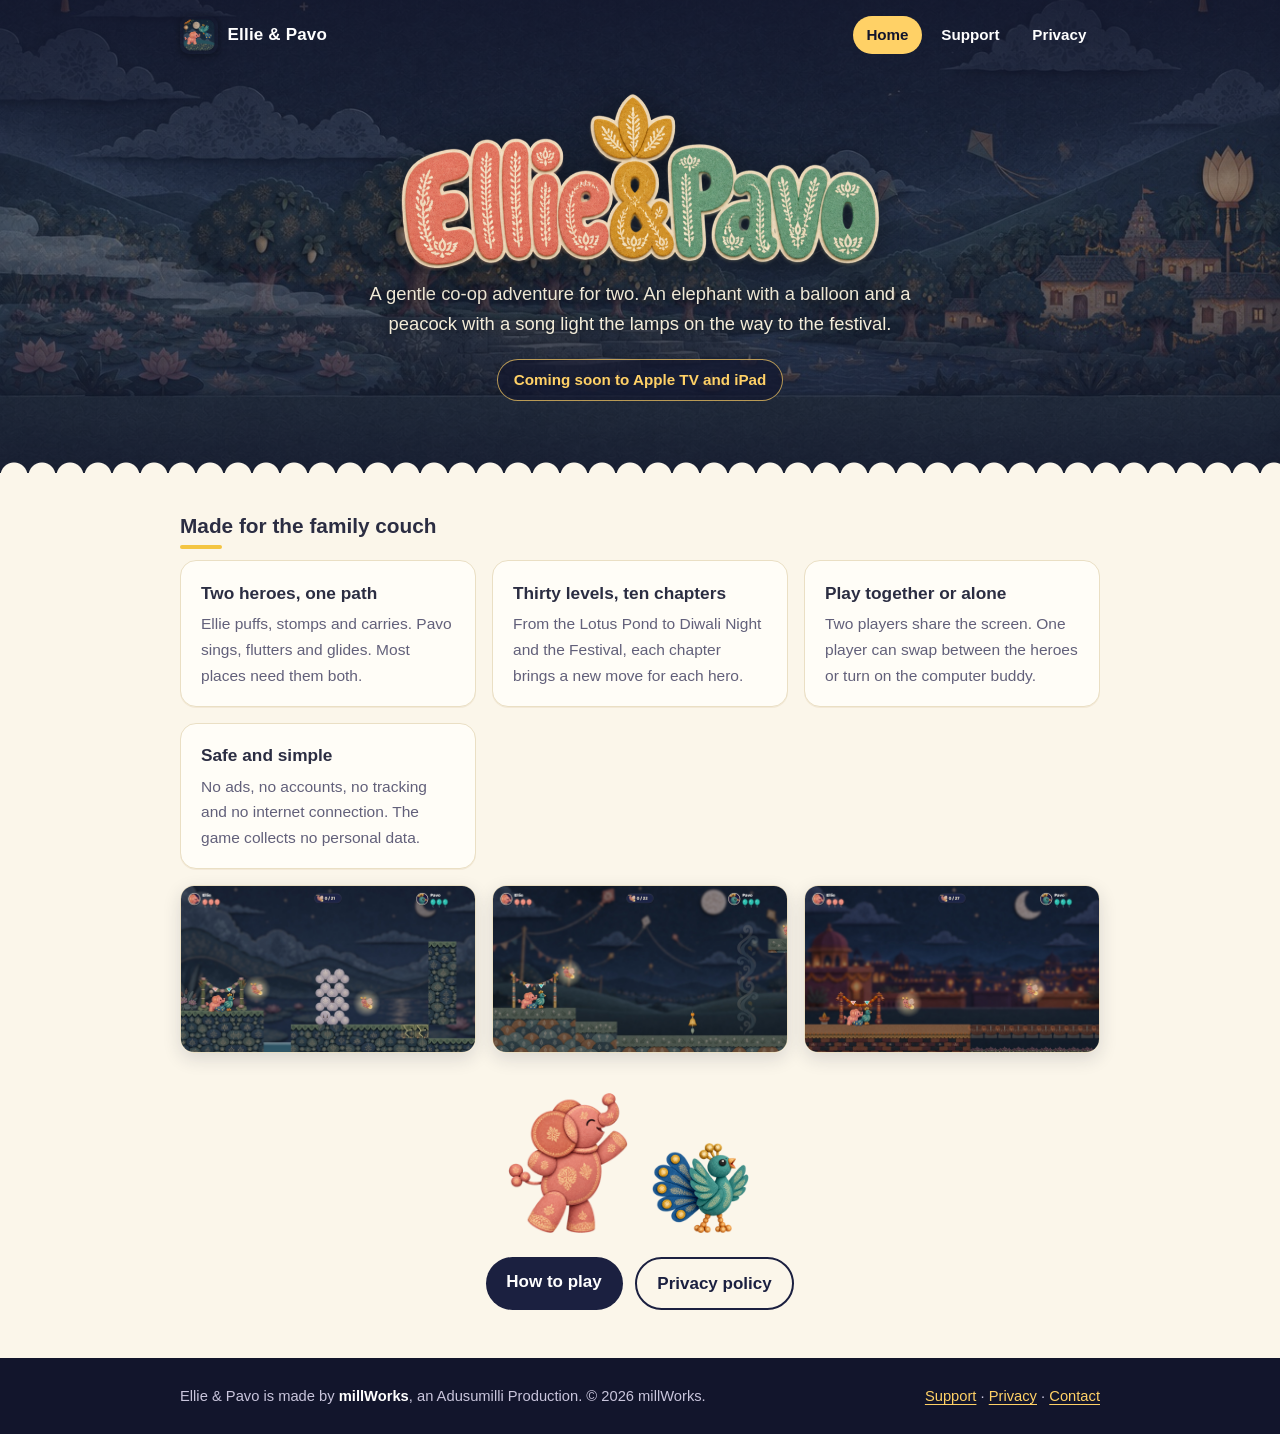
<file: index.html>
<!doctype html>
<html lang="en">
<head>
<meta charset="utf-8">
<meta name="viewport" content="width=device-width, initial-scale=1">
<title>Ellie &amp; Pavo: Path of Light</title>
<meta name="description" content="Ellie &amp; Pavo is a family couch co-op game for Apple TV and iPad, by millWorks.">
<link rel="icon" href="img/icon.png">
<link rel="stylesheet" href="site.css">
</head>
<body>
<header class="top">
  <div class="bar">
    <a class="brand" href="./"><img src="img/icon.png" alt=""><span>Ellie &amp; Pavo</span></a>
    <nav class="nav" aria-label="Pages">
      <a href="./" aria-current="page">Home</a>
      <a href="support.html">Support</a>
      <a href="privacy.html">Privacy</a>
    </nav>
  </div>
  <div class="hero">
    <img class="logo" src="img/logo.png" alt="Ellie &amp; Pavo: Path of Light">
    <p>A gentle co-op adventure for two. An elephant with a balloon and a peacock with a song light the lamps on the way to the festival.</p>
    <span class="pill">Coming soon to Apple TV and iPad</span>
  </div>
</header>
<main class="wide">
  <h2>Made for the family couch</h2>
  <div class="grid">
    <div class="card"><h3>Two heroes, one path</h3><p>Ellie puffs, stomps and carries. Pavo sings, flutters and glides. Most places need them both.</p></div>
    <div class="card"><h3>Thirty levels, ten chapters</h3><p>From the Lotus Pond to Diwali Night and the Festival, each chapter brings a new move for each hero.</p></div>
    <div class="card"><h3>Play together or alone</h3><p>Two players share the screen. One player can swap between the heroes or turn on the computer buddy.</p></div>
    <div class="card"><h3>Safe and simple</h3><p>No ads, no accounts, no tracking and no internet connection. The game collects no personal data.</p></div>
  </div>
  <div class="shots">
    <img src="img/shot-2-listening-pond.jpg" alt="Ellie and Pavo at the Listening Pond" loading="lazy">
    <img src="img/shot-3-kite-hills.jpg" alt="The Kite Hills at night" loading="lazy">
    <img src="img/shot-6-diwali.jpg" alt="Diwali Night with lamps lit" loading="lazy">
  </div>
  <div class="friends"><img src="img/ellie.png" alt="Ellie the elephant"><img src="img/pavo.png" alt="Pavo the peacock"></div>
  <div class="links"><a class="button" href="support.html">How to play</a><a class="button light" href="privacy.html">Privacy policy</a></div>
</main>
<footer>
  <div class="in">
    <div>Ellie &amp; Pavo is made by <strong>millWorks</strong>, an Adusumilli Production. © 2026 millWorks.</div>
    <div><a href="support.html">Support</a> · <a href="privacy.html">Privacy</a> · <a href="mailto:midway_inferno_1p@icloud.com">Contact</a></div>
  </div>
</footer>
</body>
</html>
</file>
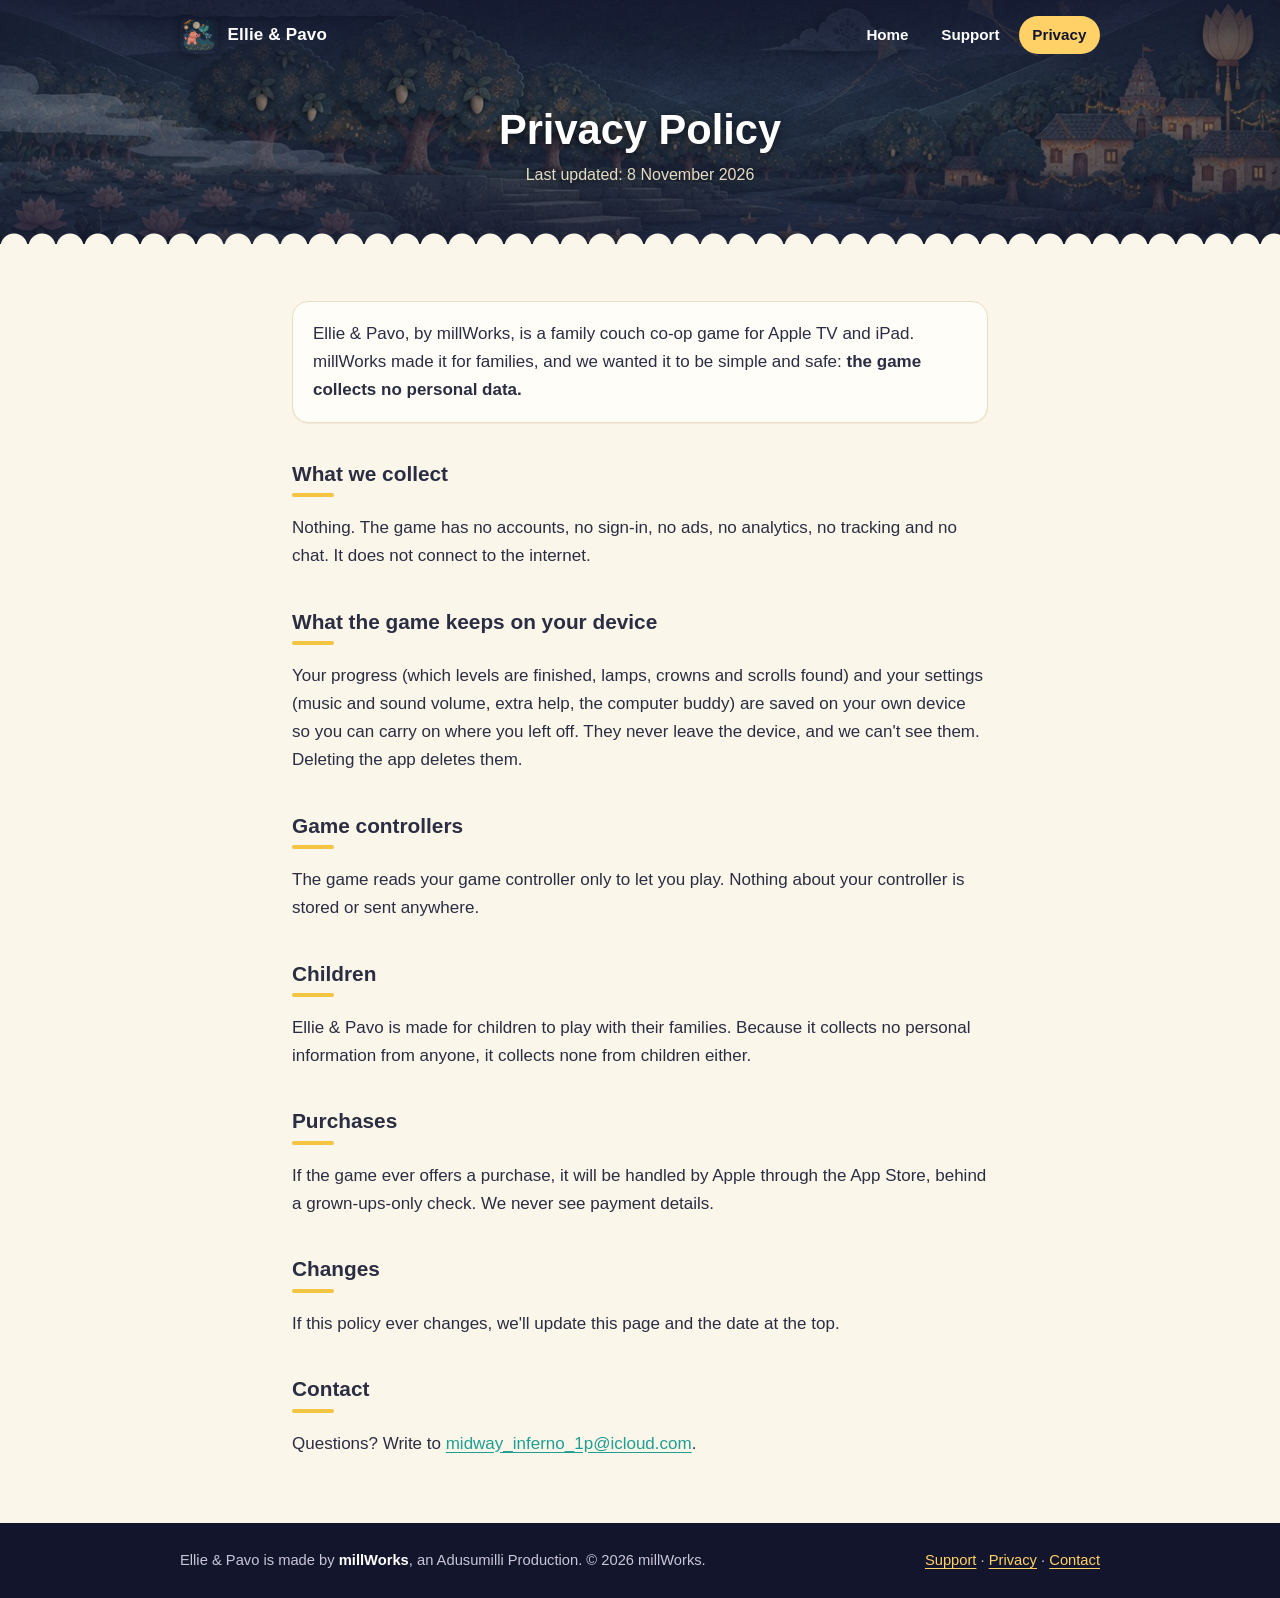
<file: privacy.html>
<!doctype html>
<html lang="en">
<head>
<meta charset="utf-8">
<meta name="viewport" content="width=device-width, initial-scale=1">
<title>Ellie &amp; Pavo: Privacy Policy</title>
<meta name="description" content="Privacy policy for Ellie &amp; Pavo: the game collects no personal data.">
<link rel="icon" href="img/icon.png">
<link rel="stylesheet" href="site.css">
</head>
<body>
<header class="top">
  <div class="bar">
    <a class="brand" href="./"><img src="img/icon.png" alt=""><span>Ellie &amp; Pavo</span></a>
    <nav class="nav" aria-label="Pages">
      <a href="./">Home</a>
      <a href="support.html">Support</a>
      <a href="privacy.html" aria-current="page">Privacy</a>
    </nav>
  </div>
  <div class="hero small">
    <h1>Privacy Policy</h1>
    <p class="sub">Last updated: 8 November 2026</p>
  </div>
</header>
<main>
  <p class="card">Ellie &amp; Pavo, by millWorks, is a family couch co-op game for Apple TV and iPad. millWorks made it for families, and we wanted it to be simple and safe: <strong>the game collects no personal data.</strong></p>

  <h2>What we collect</h2>
  <p>Nothing. The game has no accounts, no sign-in, no ads, no analytics, no tracking and no chat. It does not connect to the internet.</p>

  <h2>What the game keeps on your device</h2>
  <p>Your progress (which levels are finished, lamps, crowns and scrolls found) and your settings (music and sound volume, extra help, the computer buddy) are saved on your own device so you can carry on where you left off. They never leave the device, and we can't see them. Deleting the app deletes them.</p>

  <h2>Game controllers</h2>
  <p>The game reads your game controller only to let you play. Nothing about your controller is stored or sent anywhere.</p>

  <h2>Children</h2>
  <p>Ellie &amp; Pavo is made for children to play with their families. Because it collects no personal information from anyone, it collects none from children either.</p>

  <h2>Purchases</h2>
  <p>If the game ever offers a purchase, it will be handled by Apple through the App Store, behind a grown-ups-only check. We never see payment details.</p>

  <h2>Changes</h2>
  <p>If this policy ever changes, we'll update this page and the date at the top.</p>

  <h2>Contact</h2>
  <p>Questions? Write to <a href="mailto:midway_inferno_1p@icloud.com">midway_inferno_1p@icloud.com</a>.</p>
</main>
<footer>
  <div class="in">
    <div>Ellie &amp; Pavo is made by <strong>millWorks</strong>, an Adusumilli Production. © 2026 millWorks.</div>
    <div><a href="support.html">Support</a> · <a href="privacy.html">Privacy</a> · <a href="mailto:midway_inferno_1p@icloud.com">Contact</a></div>
  </div>
</footer>
</body>
</html>
</file>
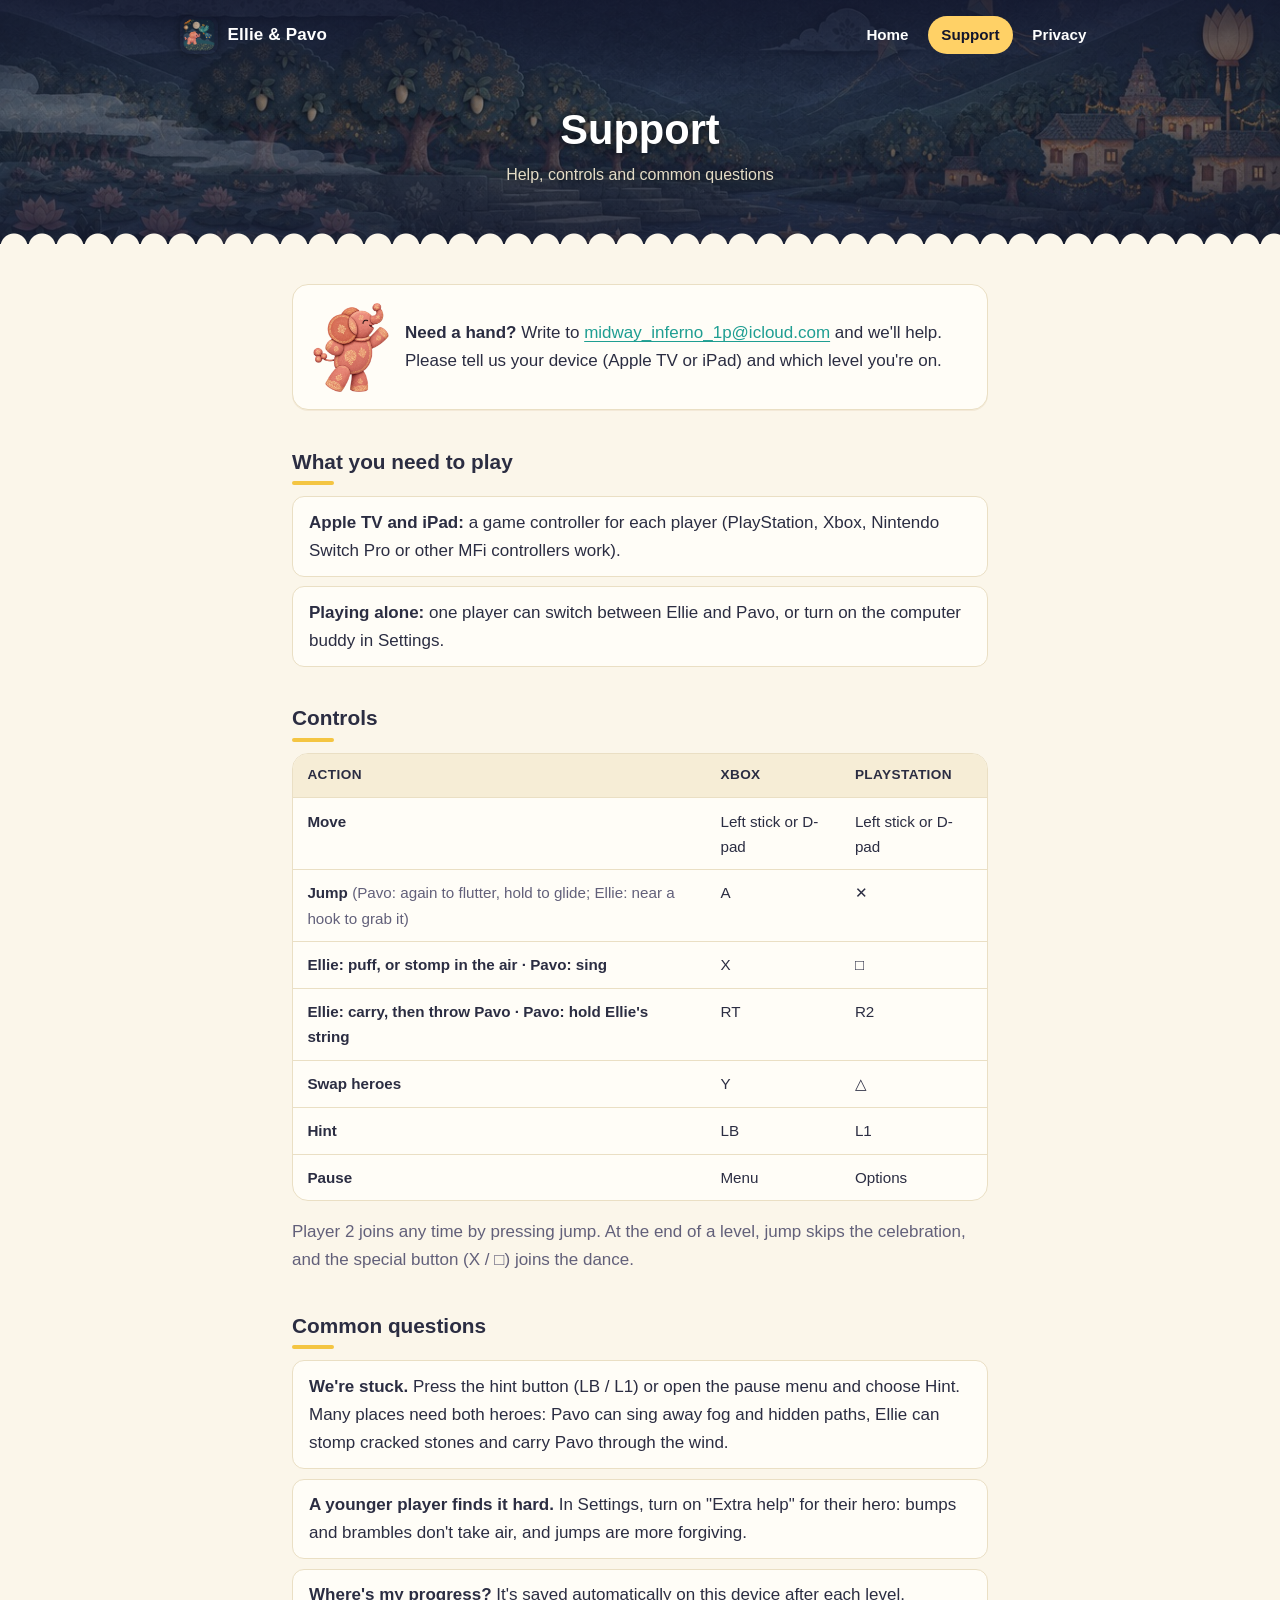
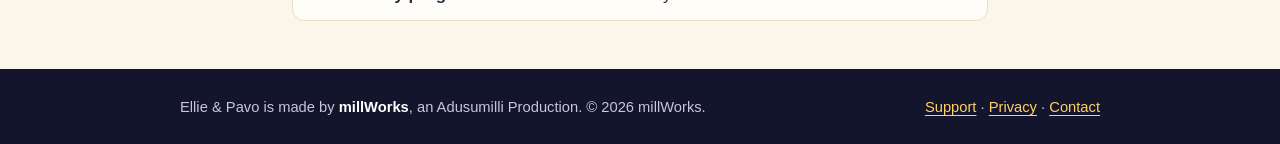
<file: support.html>
<!doctype html>
<html lang="en">
<head>
<meta charset="utf-8">
<meta name="viewport" content="width=device-width, initial-scale=1">
<title>Ellie &amp; Pavo: Support</title>
<meta name="description" content="Help, controls and common questions for Ellie &amp; Pavo.">
<link rel="icon" href="img/icon.png">
<link rel="stylesheet" href="site.css">
</head>
<body>
<header class="top">
  <div class="bar">
    <a class="brand" href="./"><img src="img/icon.png" alt=""><span>Ellie &amp; Pavo</span></a>
    <nav class="nav" aria-label="Pages">
      <a href="./">Home</a>
      <a href="support.html" aria-current="page">Support</a>
      <a href="privacy.html">Privacy</a>
    </nav>
  </div>
  <div class="hero small">
    <h1>Support</h1>
    <p class="sub">Help, controls and common questions</p>
  </div>
</header>
<main>
  <div class="card contact">
    <img src="img/ellie.png" alt="">
    <p><strong>Need a hand?</strong> Write to <a href="mailto:midway_inferno_1p@icloud.com">midway_inferno_1p@icloud.com</a> and we'll help. Please tell us your device (Apple TV or iPad) and which level you're on.</p>
  </div>

  <h2>What you need to play</h2>
  <ul class="plain">
    <li><strong>Apple TV and iPad:</strong> a game controller for each player (PlayStation, Xbox, Nintendo Switch Pro or other MFi controllers work).</li>
    <li><strong>Playing alone:</strong> one player can switch between Ellie and Pavo, or turn on the computer buddy in Settings.</li>
  </ul>

  <h2>Controls</h2>
  <div class="tablewrap">
  <table>
    <tr><th>Action</th><th>Xbox</th><th>PlayStation</th></tr>
    <tr><td>Move</td><td>Left stick or D-pad</td><td>Left stick or D-pad</td></tr>
    <tr><td>Jump <span class="muted" style="font-weight:400">(Pavo: again to flutter, hold to glide; Ellie: near a hook to grab it)</span></td><td>A</td><td>✕</td></tr>
    <tr><td>Ellie: puff, or stomp in the air · Pavo: sing</td><td>X</td><td>□</td></tr>
    <tr><td>Ellie: carry, then throw Pavo · Pavo: hold Ellie's string</td><td>RT</td><td>R2</td></tr>
    <tr><td>Swap heroes</td><td>Y</td><td>△</td></tr>
    <tr><td>Hint</td><td>LB</td><td>L1</td></tr>
    <tr><td>Pause</td><td>Menu</td><td>Options</td></tr>
  </table>
  </div>
  <p class="muted">Player 2 joins any time by pressing jump. At the end of a level, jump skips the celebration, and the special button (X / □) joins the dance.</p>

  <h2>Common questions</h2>
  <ul class="plain">
    <li><strong>We're stuck.</strong> Press the hint button (LB / L1) or open the pause menu and choose Hint. Many places need both heroes: Pavo can sing away fog and hidden paths, Ellie can stomp cracked stones and carry Pavo through the wind.</li>
    <li><strong>A younger player finds it hard.</strong> In Settings, turn on "Extra help" for their hero: bumps and brambles don't take air, and jumps are more forgiving.</li>
    <li><strong>Where's my progress?</strong> It's saved automatically on this device after each level.</li>
  </ul>
</main>
<footer>
  <div class="in">
    <div>Ellie &amp; Pavo is made by <strong>millWorks</strong>, an Adusumilli Production. © 2026 millWorks.</div>
    <div><a href="support.html">Support</a> · <a href="privacy.html">Privacy</a> · <a href="mailto:midway_inferno_1p@icloud.com">Contact</a></div>
  </div>
</footer>
</body>
</html>
</file>
<file: site.css>
:root {
  --night: #1b2040; --night-deep: #12152c; --ink: #2b2d42; --muted: #62607a;
  --glow: #ffd166; --gold: #f4c542; --lantern: #ff6b4a; --pink: #e0719a; --teal: #1f9e92;
  --paper: #fbf6ea; --card: #fffdf7; --line: #eadfc4;
}
* { box-sizing: border-box; }
html { -webkit-text-size-adjust: 100%; }
body { margin: 0; background: var(--paper); color: var(--ink);
  font: 17px/1.65 -apple-system, BlinkMacSystemFont, "Segoe UI", Roboto, sans-serif; }
h1, h2, h3, .nav a, .button { font-family: ui-rounded, "SF Pro Rounded", "Nunito", -apple-system, BlinkMacSystemFont, "Segoe UI", sans-serif; }
a { color: var(--teal); text-underline-offset: 3px; }
img { max-width: 100%; display: block; }

/* The night sky band at the top of every page. */
.top { position: relative; color: #fff; background: var(--night-deep) url(img/night.jpg) center 62% / cover no-repeat; }
.top::before { content: ""; position: absolute; inset: 0;
  background: linear-gradient(180deg, rgba(18,21,44,.78) 0%, rgba(18,21,44,.35) 45%, rgba(18,21,44,.72) 100%); }
/* A block-print scallop where the sky meets the paper. */
.top::after { content: ""; position: absolute; left: 0; right: 0; bottom: -1px; height: 14px;
  background: radial-gradient(circle at 14px 16px, var(--paper) 13px, transparent 14px) 0 0 / 28px 14px repeat-x; }
.bar { position: relative; z-index: 1; max-width: 60rem; margin: 0 auto; padding: 1rem 1.25rem;
  display: flex; align-items: center; justify-content: space-between; gap: 1rem; }
.brand { display: flex; align-items: center; gap: .6rem; color: #fff; text-decoration: none; font-weight: 700; letter-spacing: .01em; }
.brand img { width: 38px; height: 38px; border-radius: 9px; box-shadow: 0 2px 8px rgba(0,0,0,.4); }
.nav { display: flex; gap: .35rem; flex-wrap: wrap; }
.nav a { color: #fff; text-decoration: none; font-weight: 600; font-size: .95rem; padding: .4rem .85rem; border-radius: 999px; }
.nav a:hover { background: rgba(255,255,255,.14); }
.nav a[aria-current="page"] { background: var(--glow); color: var(--night-deep); }
.hero { position: relative; z-index: 1; max-width: 60rem; margin: 0 auto; padding: 1.5rem 1.25rem 4.5rem; text-align: center; }
.hero .logo { width: min(30rem, 86%); margin: 0 auto .5rem; filter: drop-shadow(0 6px 18px rgba(0,0,0,.45)); }
.hero p { max-width: 34rem; margin: .5rem auto 0; font-size: 1.15rem; color: #f3ecd9; text-shadow: 0 1px 6px rgba(0,0,0,.6); }
.hero h1 { margin: 1rem 0 0; font-size: clamp(1.9rem, 5vw, 2.6rem); line-height: 1.15; text-shadow: 0 2px 10px rgba(0,0,0,.55); }
.hero .sub { font-size: 1rem; color: #e4dcc6; }
.hero.small { padding: 1.25rem 1.25rem 3.5rem; }
.pill { display: inline-block; margin-top: 1.25rem; padding: .45rem 1rem; border-radius: 999px; font-weight: 700; font-size: .95rem;
  background: rgba(18,21,44,.6); color: var(--glow); border: 1.5px solid rgba(255,209,102,.7); }

main { max-width: 46rem; margin: 0 auto; padding: 2.5rem 1.25rem 3rem; }
main.wide { max-width: 60rem; }
h2 { font-size: 1.3rem; margin: 2.4rem 0 .7rem; line-height: 1.25; }
h2::after { content: ""; display: block; width: 2.6rem; height: 4px; border-radius: 4px; background: var(--gold); margin-top: .4rem; }
main > h2:first-child { margin-top: 0; }
.muted { color: var(--muted); }
.card { background: var(--card); border: 1px solid var(--line); border-radius: 16px; padding: 1.1rem 1.25rem; box-shadow: 0 1px 0 rgba(176,141,87,.12); }
.contact { display: flex; gap: 1rem; align-items: center; }
.contact img { width: 76px; flex: none; }
.contact p { margin: 0; }
ul.plain { list-style: none; padding: 0; margin: 0; display: grid; gap: .6rem; }
ul.plain li { background: var(--card); border: 1px solid var(--line); border-radius: 12px; padding: .7rem 1rem; }

.tablewrap { overflow-x: auto; background: var(--card); border: 1px solid var(--line); border-radius: 16px; }
table { border-collapse: collapse; width: 100%; font-size: .95rem; min-width: 32rem; }
th, td { text-align: left; padding: .65rem .9rem; border-bottom: 1px solid var(--line); vertical-align: top; }
tr:last-child td { border-bottom: 0; }
th { background: #f6edd6; color: var(--ink); font-weight: 700; font-size: .85rem; letter-spacing: .03em; text-transform: uppercase; }
td:first-child { font-weight: 600; }
kbd { font: inherit; font-size: .88em; font-weight: 600; background: #fff; border: 1px solid #d9cdb0; border-bottom-width: 2px; border-radius: 6px; padding: .05rem .4rem; white-space: nowrap; }

.grid { display: grid; gap: 1rem; grid-template-columns: repeat(auto-fit, minmax(15rem, 1fr)); }
.grid .card h3 { margin: 0 0 .25rem; font-size: 1.08rem; }
.grid .card p { margin: 0; color: var(--muted); font-size: .97rem; }
.shots { display: grid; gap: 1rem; grid-template-columns: repeat(auto-fit, minmax(16rem, 1fr)); margin-top: 1rem; }
.shots img { border-radius: 14px; border: 1px solid var(--line); box-shadow: 0 6px 18px rgba(27,32,64,.14); width: 100%; }
.friends { display: flex; justify-content: center; align-items: flex-end; gap: 1.5rem; margin: 2.5rem 0 0; }
.friends img { width: 120px; }
.links { display: flex; gap: .75rem; flex-wrap: wrap; justify-content: center; margin-top: 1.5rem; }
.button { display: inline-block; text-decoration: none; font-weight: 700; padding: .65rem 1.3rem; border-radius: 999px; background: var(--night); color: #fff; }
.button.light { background: transparent; color: var(--night); border: 2px solid var(--night); }

footer { background: var(--night-deep); color: #c9c5dc; font-size: .92rem; }
footer .in { max-width: 60rem; margin: 0 auto; padding: 1.6rem 1.25rem; display: flex; gap: 1rem; justify-content: space-between; flex-wrap: wrap; }
footer a { color: var(--glow); }
footer strong { color: #fff; }
@media (max-width: 34rem) { .brand span { display: none; } .contact { flex-direction: column; text-align: center; } }
</file>
